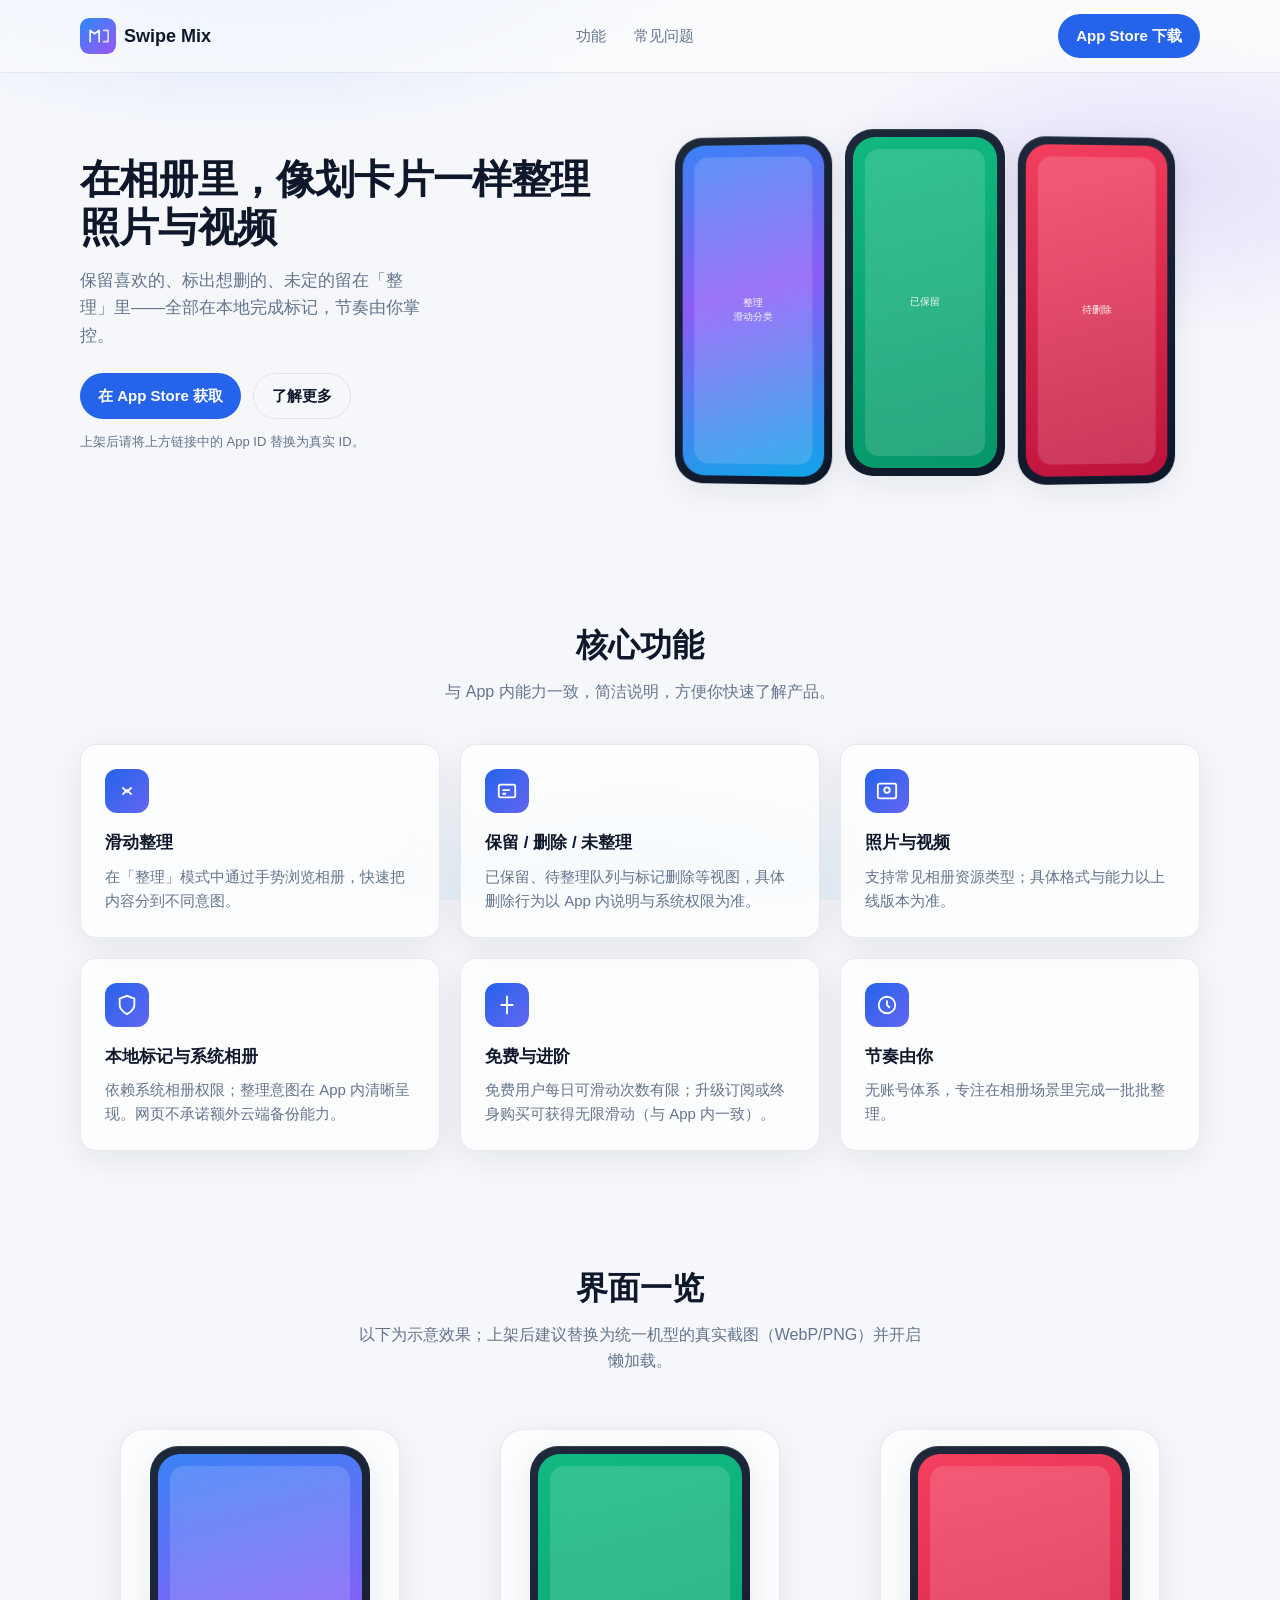
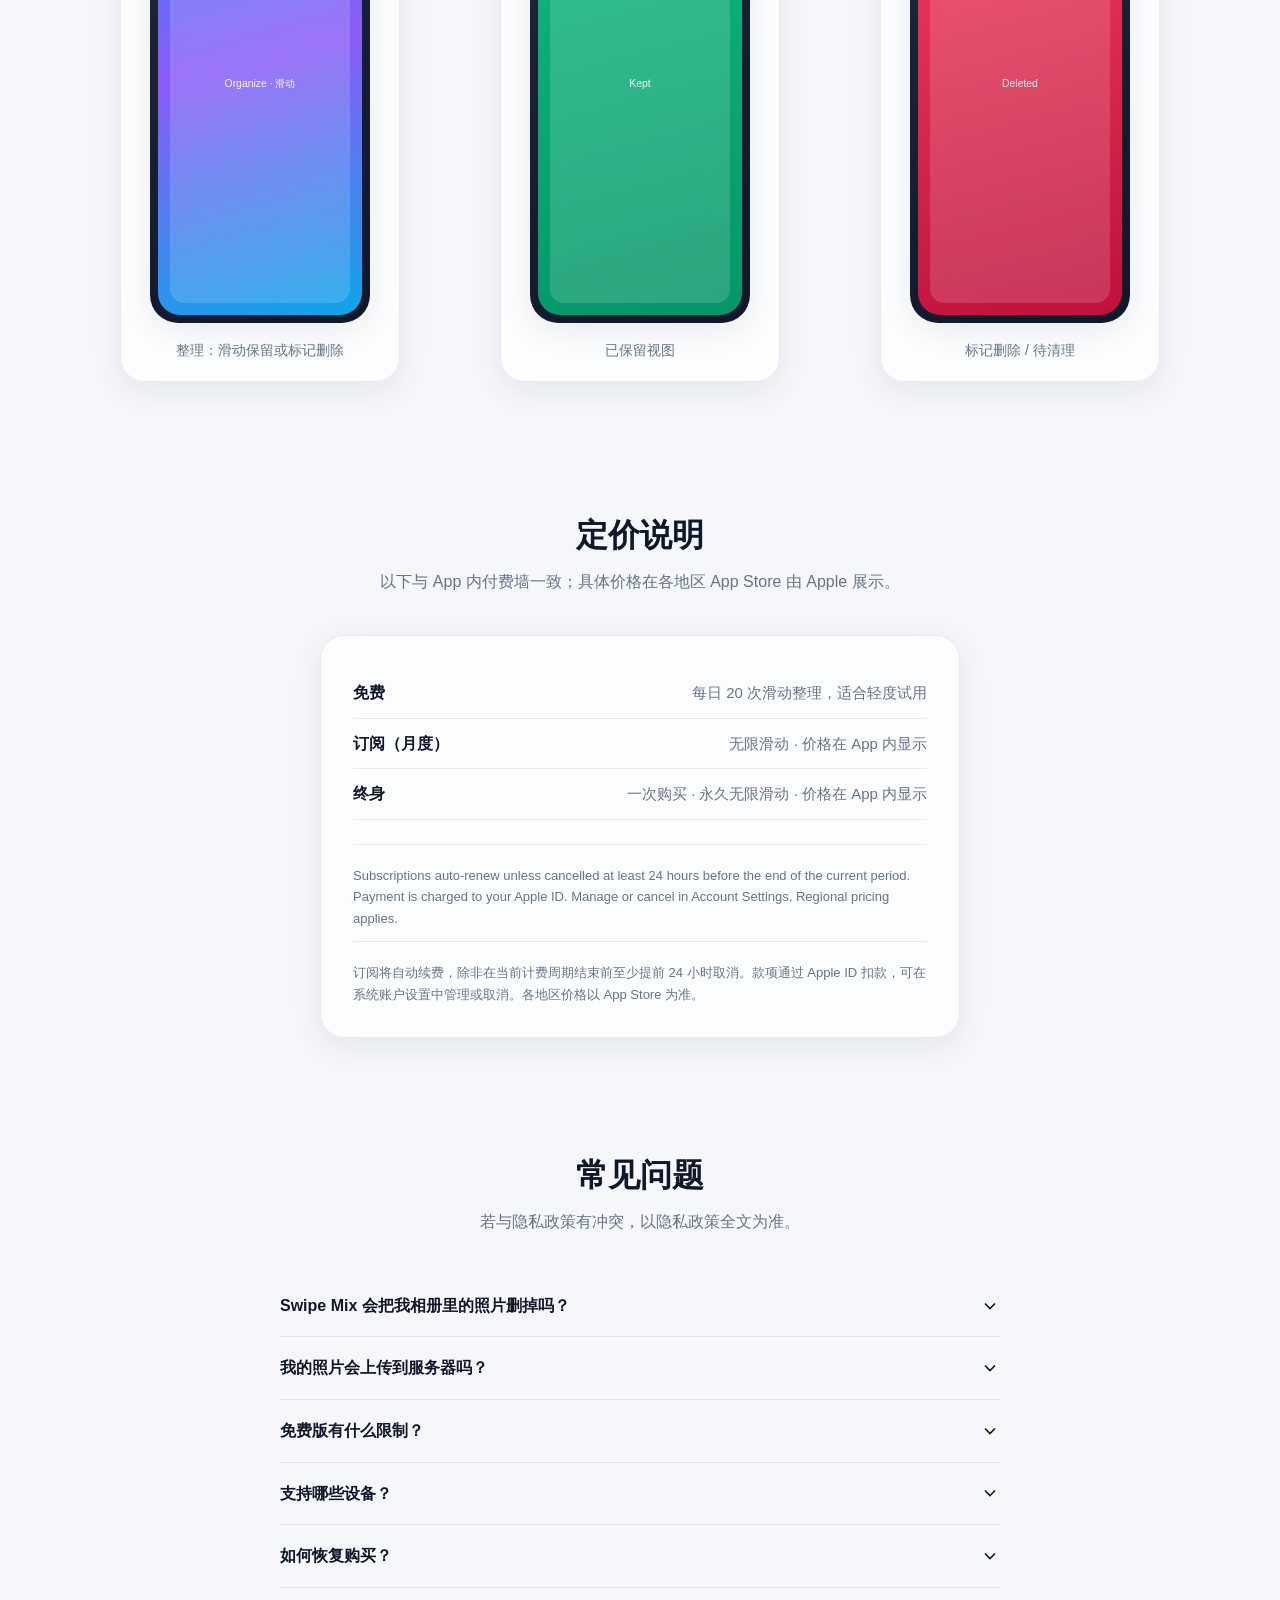
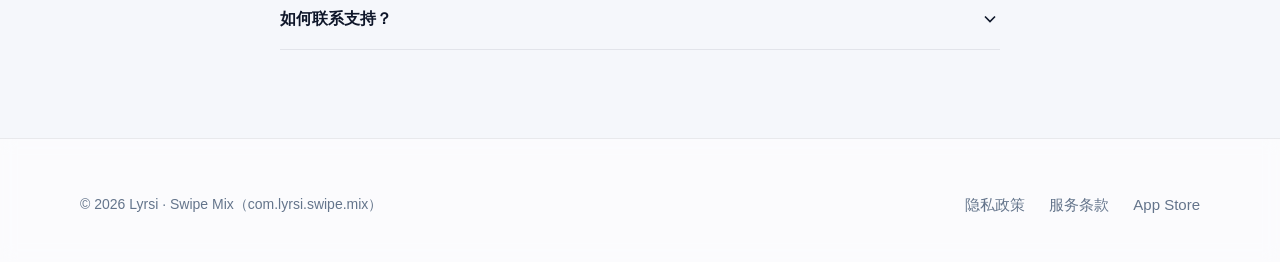
<file: index.html>
<!DOCTYPE html>
<html lang="zh-Hans">
  <head>
    <meta charset="utf-8" />
    <meta name="viewport" content="width=device-width, initial-scale=1, viewport-fit=cover" />
    <title>Swipe Mix — 滑动整理 iPhone 相册</title>
    <meta
      name="description"
      content="Swipe Mix：在相册里像划卡片一样整理照片与视频。保留、删除或待定，节奏由你掌控。适用于 iPhone，本地标记。"
    />
    <link rel="canonical" href="https://www.lyrsi.com/" />
    <meta property="og:type" content="website" />
    <meta property="og:title" content="Swipe Mix — 滑动整理 iPhone 相册" />
    <meta
      property="og:description"
      content="在相册里像划卡片一样整理照片与视频。免费每日 20 次滑动，升级可享无限整理。"
    />
    <meta property="og:url" content="https://www.lyrsi.com/" />
    <meta property="og:image" content="https://www.lyrsi.com/assets/og-image.svg" />
    <meta name="twitter:card" content="summary_large_image" />
    <link rel="icon" href="assets/favicon.svg" type="image/svg+xml" />
    <link rel="apple-touch-icon" href="assets/favicon.svg" />
    <link rel="stylesheet" href="css/main.css" />
    <script type="application/ld+json">
      {
        "@context": "https://schema.org",
        "@type": "SoftwareApplication",
        "name": "Swipe Mix",
        "applicationCategory": "PhotographyApplication",
        "operatingSystem": "iOS"
      }
    </script>
  </head>
  <body>
    <div class="body-gradient" aria-hidden="true"></div>
    <a class="skip-link" href="#main">跳到主要内容</a>

    <header class="site-header">
      <div class="container header-inner">
        <a class="logo" href="index.html" aria-label="Swipe Mix 首页">
          <img src="assets/favicon.svg" width="36" height="36" alt="" />
          Swipe Mix
        </a>
        <nav class="nav-desktop" aria-label="主导航">
          <a href="#features">功能</a>
          <a href="#faq">常见问题</a>
        </nav>
        <div class="header-actions">
          <a
            class="btn btn-primary"
            href="https://apps.apple.com/app/idXXXXXXXXX"
            target="_blank"
            rel="noopener noreferrer"
            >App Store 下载</a
          >
          <button
            type="button"
            class="menu-toggle"
            data-menu-toggle
            aria-label="打开菜单"
            aria-expanded="false"
            aria-controls="mobile-nav"
          >
            <svg width="22" height="22" viewBox="0 0 24 24" fill="none" stroke="currentColor" stroke-width="2">
              <path d="M4 6h16M4 12h16M4 18h16" />
            </svg>
          </button>
        </div>
      </div>
      <div class="container">
        <nav id="mobile-nav" class="nav-mobile" data-nav-mobile aria-label="移动端导航">
          <a href="#features">功能</a>
          <a href="#pricing">定价说明</a>
          <a href="#faq">常见问题</a>
          <a href="https://apps.apple.com/app/idXXXXXXXXX" target="_blank" rel="noopener noreferrer">App Store</a>
        </nav>
      </div>
    </header>

    <main id="main">
      <section class="hero container" aria-labelledby="hero-title">
        <div class="hero-grid">
          <div data-animate>
            <h1 id="hero-title">在相册里，像划卡片一样整理照片与视频</h1>
            <p class="hero-lead">
              保留喜欢的、标出想删的、未定的留在「整理」里——全部在本地完成标记，节奏由你掌控。
            </p>
            <div class="hero-cta">
              <a
                class="btn btn-primary"
                href="https://apps.apple.com/app/idXXXXXXXXX"
                target="_blank"
                rel="noopener noreferrer"
                >在 App Store 获取</a
              >
              <a class="btn btn-ghost" href="#features">了解更多</a>
            </div>
            <p class="hero-note">上架后请将上方链接中的 App ID 替换为真实 ID。</p>
          </div>
          <div class="phones" data-animate aria-hidden="true">
            <div class="phone">
              <div class="phone-screen screen-a">
                <div class="screen-inner">整理<br />滑动分类</div>
              </div>
            </div>
            <div class="phone">
              <div class="phone-screen screen-b">
                <div class="screen-inner">已保留</div>
              </div>
            </div>
            <div class="phone">
              <div class="phone-screen screen-c">
                <div class="screen-inner">待删除</div>
              </div>
            </div>
          </div>
        </div>
      </section>

      <section id="features" class="section container" aria-labelledby="features-title">
        <h2 id="features-title" class="section-title" data-animate>核心功能</h2>
        <p class="section-sub" data-animate>与 App 内能力一致，简洁说明，方便你快速了解产品。</p>
        <div class="features-grid">
          <article class="feature-card" data-animate>
            <div class="feature-icon" aria-hidden="true">
              <svg width="22" height="22" viewBox="0 0 24 24" fill="none" stroke="currentColor" stroke-width="2">
                <path d="M7 16l5-5 5 5M7 8l5 5 5-5" />
              </svg>
            </div>
            <h3>滑动整理</h3>
            <p>在「整理」模式中通过手势浏览相册，快速把内容分到不同意图。</p>
          </article>
          <article class="feature-card" data-animate>
            <div class="feature-icon" aria-hidden="true">
              <svg width="22" height="22" viewBox="0 0 24 24" fill="none" stroke="currentColor" stroke-width="2">
                <rect x="3" y="5" width="18" height="14" rx="2" />
                <path d="M7 15h4M7 11h8" />
              </svg>
            </div>
            <h3>保留 / 删除 / 未整理</h3>
            <p>已保留、待整理队列与标记删除等视图，具体删除行为以 App 内说明与系统权限为准。</p>
          </article>
          <article class="feature-card" data-animate>
            <div class="feature-icon" aria-hidden="true">
              <svg width="22" height="22" viewBox="0 0 24 24" fill="none" stroke="currentColor" stroke-width="2">
                <rect x="2" y="4" width="20" height="16" rx="2" />
                <circle cx="12" cy="11" r="3" />
              </svg>
            </div>
            <h3>照片与视频</h3>
            <p>支持常见相册资源类型；具体格式与能力以上线版本为准。</p>
          </article>
          <article class="feature-card" data-animate>
            <div class="feature-icon" aria-hidden="true">
              <svg width="22" height="22" viewBox="0 0 24 24" fill="none" stroke="currentColor" stroke-width="2">
                <path d="M12 22s8-4 8-10V5l-8-3-8 3v7c0 6 8 10 8 10z" />
              </svg>
            </div>
            <h3>本地标记与系统相册</h3>
            <p>依赖系统相册权限；整理意图在 App 内清晰呈现。网页不承诺额外云端备份能力。</p>
          </article>
          <article class="feature-card" data-animate>
            <div class="feature-icon" aria-hidden="true">
              <svg width="22" height="22" viewBox="0 0 24 24" fill="none" stroke="currentColor" stroke-width="2">
                <path d="M12 2v20M5 12h14" />
              </svg>
            </div>
            <h3>免费与进阶</h3>
            <p>免费用户每日可滑动次数有限；升级订阅或终身购买可获得无限滑动（与 App 内一致）。</p>
          </article>
          <article class="feature-card" data-animate>
            <div class="feature-icon" aria-hidden="true">
              <svg width="22" height="22" viewBox="0 0 24 24" fill="none" stroke="currentColor" stroke-width="2">
                <circle cx="12" cy="12" r="9" />
                <path d="M12 7v5l3 3" />
              </svg>
            </div>
            <h3>节奏由你</h3>
            <p>无账号体系，专注在相册场景里完成一批批整理。</p>
          </article>
        </div>
      </section>

      <section class="section container" aria-labelledby="screens-title">
        <h2 id="screens-title" class="section-title" data-animate>界面一览</h2>
        <p class="section-sub" data-animate>
          以下为示意效果；上架后建议替换为统一机型的真实截图（WebP/PNG）并开启懒加载。
        </p>
        <div class="screens-strip">
          <figure class="screen-card" data-animate>
            <div class="phone" style="margin: 1rem auto">
              <div class="phone-screen screen-a">
                <div class="screen-inner">Organize · 滑动</div>
              </div>
            </div>
            <figcaption>整理：滑动保留或标记删除</figcaption>
          </figure>
          <figure class="screen-card" data-animate>
            <div class="phone" style="margin: 1rem auto">
              <div class="phone-screen screen-b">
                <div class="screen-inner">Kept</div>
              </div>
            </div>
            <figcaption>已保留视图</figcaption>
          </figure>
          <figure class="screen-card" data-animate>
            <div class="phone" style="margin: 1rem auto">
              <div class="phone-screen screen-c">
                <div class="screen-inner">Deleted</div>
              </div>
            </div>
            <figcaption>标记删除 / 待清理</figcaption>
          </figure>
        </div>
      </section>

      <section id="pricing" class="section container" aria-labelledby="pricing-title">
        <h2 id="pricing-title" class="section-title" data-animate>定价说明</h2>
        <p class="section-sub" data-animate>以下与 App 内付费墙一致；具体价格在各地区 App Store 由 Apple 展示。</p>
        <div class="pricing-box" data-animate>
          <div class="pricing-row">
            <strong>免费</strong>
            <span>每日 20 次滑动整理，适合轻度试用</span>
          </div>
          <div class="pricing-row">
            <strong>订阅（月度）</strong>
            <span>无限滑动 · 价格在 App 内显示</span>
          </div>
          <div class="pricing-row">
            <strong>终身</strong>
            <span>一次购买 · 永久无限滑动 · 价格在 App 内显示</span>
          </div>
          <div class="pricing-legal" lang="en">
            Subscriptions auto-renew unless cancelled at least 24 hours before the end of the current period.
            Payment is charged to your Apple ID. Manage or cancel in Account Settings. Regional pricing applies.
          </div>
          <p class="pricing-legal" style="margin-top: 0.75rem">
            订阅将自动续费，除非在当前计费周期结束前至少提前 24 小时取消。款项通过 Apple ID
            扣款，可在系统账户设置中管理或取消。各地区价格以 App Store 为准。
          </p>
        </div>
      </section>

      <section id="faq" class="section container" aria-labelledby="faq-title">
        <h2 id="faq-title" class="section-title" data-animate>常见问题</h2>
        <p class="section-sub" data-animate>若与隐私政策有冲突，以隐私政策全文为准。</p>
        <div class="faq-list">
          <div class="faq-item" data-faq data-animate>
            <button type="button" aria-expanded="false" id="faq-q1">
              Swipe Mix 会把我相册里的照片删掉吗？
              <svg width="20" height="20" viewBox="0 0 24 24" fill="none" stroke="currentColor" stroke-width="2">
                <path d="M6 9l6 6 6-6" />
              </svg>
            </button>
            <div class="faq-panel" role="region" aria-labelledby="faq-q1">
              「删除」类操作在 App 中的含义以应用内说明与系统行为为准。若涉及从系统相册移除资源，将在你确认权限后由系统处理；建议在操作前查看 App 内提示。
            </div>
          </div>
          <div class="faq-item" data-faq data-animate>
            <button type="button" aria-expanded="false" id="faq-q2">
              我的照片会上传到服务器吗？
              <svg width="20" height="20" viewBox="0 0 24 24" fill="none" stroke="currentColor" stroke-width="2">
                <path d="M6 9l6 6 6-6" />
              </svg>
            </button>
            <div class="faq-panel" role="region" aria-labelledby="faq-q2">
              默认情况下，Swipe Mix 以本地整理与系统相册交互为主，不将您的照片用于网页展示或上传至我们运营的服务器。若未来版本增加需联网的功能，将在隐私政策中明确说明。
            </div>
          </div>
          <div class="faq-item" data-faq data-animate>
            <button type="button" aria-expanded="false" id="faq-q3">
              免费版有什么限制？
              <svg width="20" height="20" viewBox="0 0 24 24" fill="none" stroke="currentColor" stroke-width="2">
                <path d="M6 9l6 6 6-6" />
              </svg>
            </button>
            <div class="faq-panel" role="region" aria-labelledby="faq-q3">
              免费用户每日可进行 20 次滑动整理；升级订阅或购买终身版后可享无限滑动（与 App 内 SubscriptionManager 一致）。
            </div>
          </div>
          <div class="faq-item" data-faq data-animate>
            <button type="button" aria-expanded="false" id="faq-q4">
              支持哪些设备？
              <svg width="20" height="20" viewBox="0 0 24 24" fill="none" stroke="currentColor" stroke-width="2">
                <path d="M6 9l6 6 6-6" />
              </svg>
            </button>
            <div class="faq-panel" role="region" aria-labelledby="faq-q4">
              面向 iPhone 用户；最低系统版本以 App Store 上架信息为准。
            </div>
          </div>
          <div class="faq-item" data-faq data-animate>
            <button type="button" aria-expanded="false" id="faq-q5">
              如何恢复购买？
              <svg width="20" height="20" viewBox="0 0 24 24" fill="none" stroke="currentColor" stroke-width="2">
                <path d="M6 9l6 6 6-6" />
              </svg>
            </button>
            <div class="faq-panel" role="region" aria-labelledby="faq-q5">
              在 App 内打开付费墙，点选「恢复购买」并按提示登录 Apple ID 即可。
            </div>
          </div>
          <div class="faq-item" data-faq data-animate>
            <button type="button" aria-expanded="false" id="faq-q6">
              如何联系支持？
              <svg width="20" height="20" viewBox="0 0 24 24" fill="none" stroke="currentColor" stroke-width="2">
                <path d="M6 9l6 6 6-6" />
              </svg>
            </button>
            <div class="faq-panel" role="region" aria-labelledby="faq-q6">
              请通过 App Store 应用页面中的「开发者网站」或应用内反馈入口联系我们；也可发送邮件至
              <a href="mailto:support@example.com">support@example.com</a>（请替换为你的实际支持邮箱）。
            </div>
          </div>
        </div>
      </section>
    </main>

    <footer class="site-footer">
      <div class="container footer-inner">
        <p class="footer-copy">© <span data-year>2026</span> Lyrsi · Swipe Mix（com.lyrsi.swipe.mix）</p>
        <nav class="footer-links" aria-label="页脚">
          <a href="privacy.html">隐私政策</a>
          <a href="terms.html">服务条款</a>
          <a href="https://apps.apple.com/app/idXXXXXXXXX" target="_blank" rel="noopener noreferrer">App Store</a>
        </nav>
      </div>
    </footer>

    <script src="js/main.js" defer></script>
  </body>
</html>
</file>
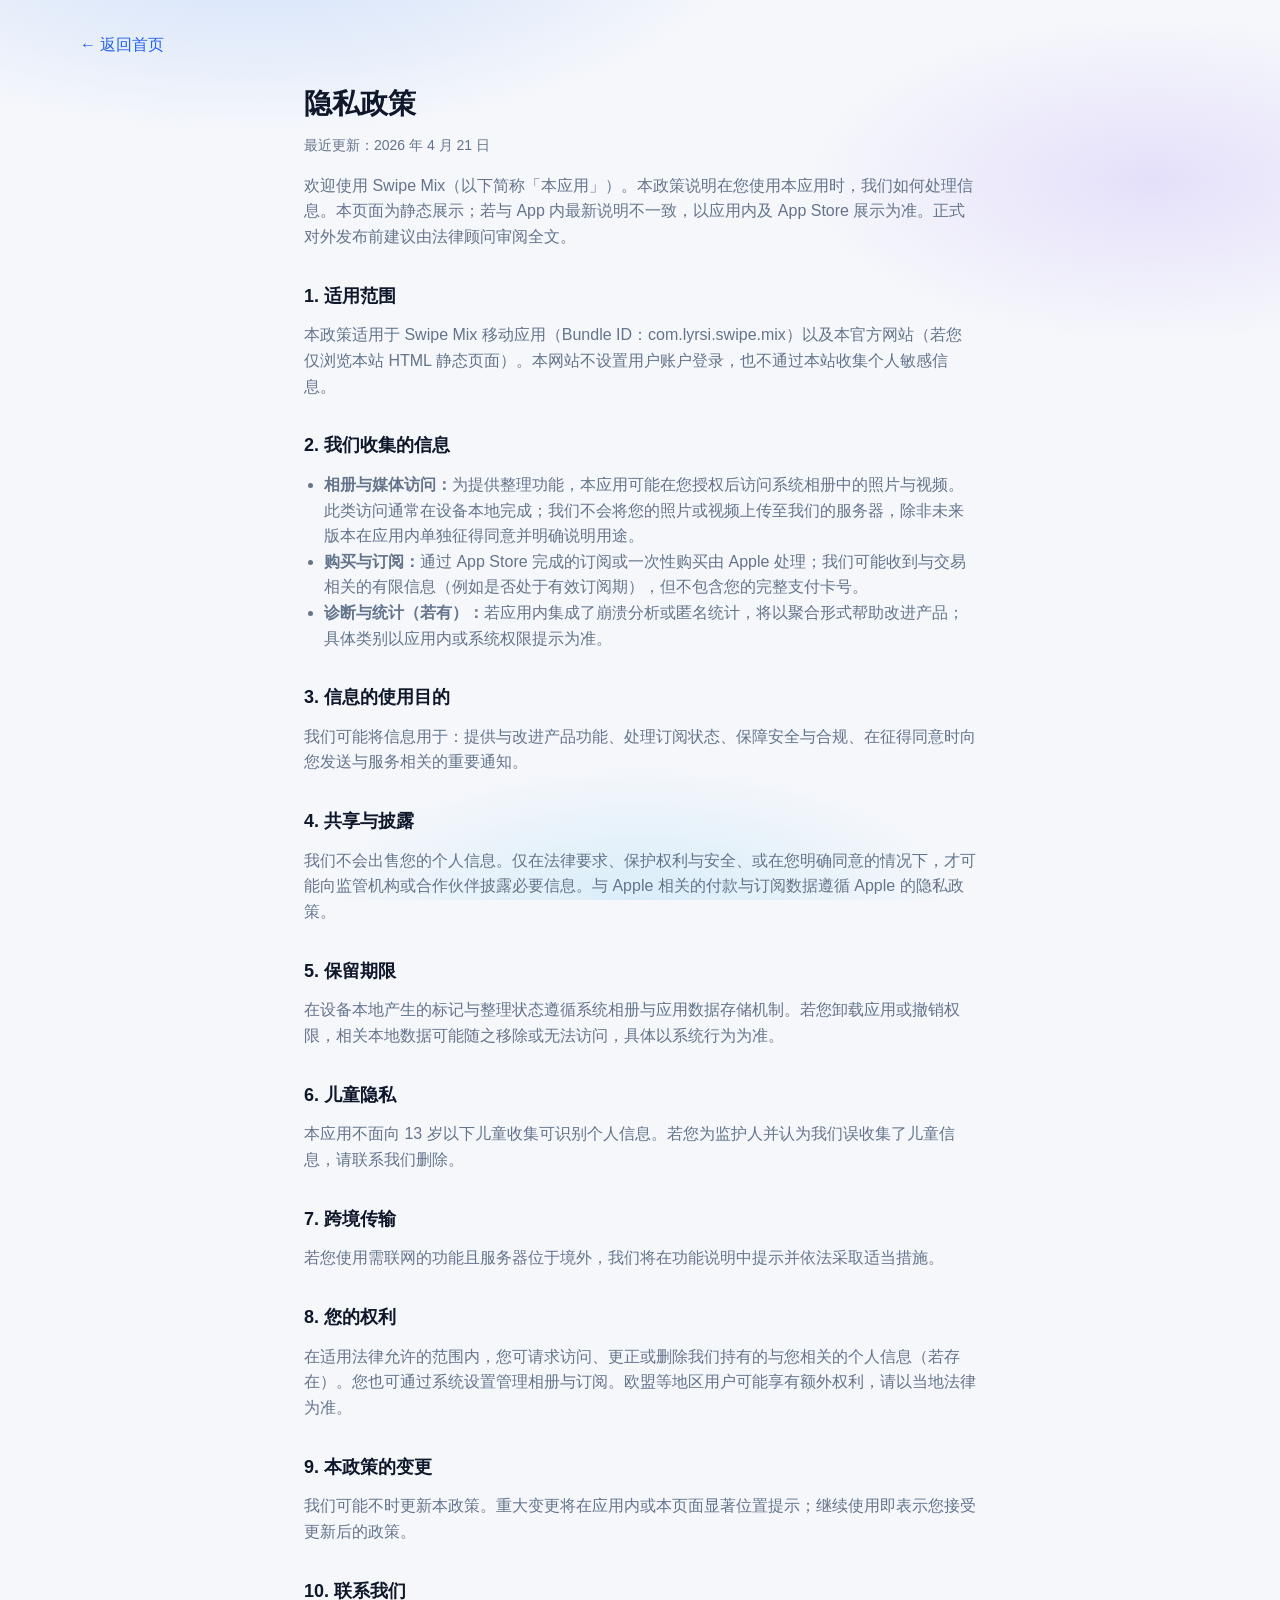
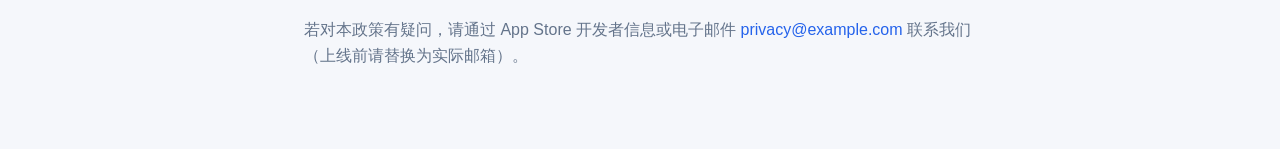
<file: privacy.html>
<!DOCTYPE html>
<html lang="zh-Hans">
  <head>
    <meta charset="utf-8" />
    <meta name="viewport" content="width=device-width, initial-scale=1, viewport-fit=cover" />
    <title>隐私政策 — Swipe Mix</title>
    <meta name="description" content="Swipe Mix 隐私政策：说明我们如何收集、使用与保护您的信息。" />
    <link rel="canonical" href="https://www.lyrsi.com/privacy.html" />
    <link rel="icon" href="assets/favicon.svg" type="image/svg+xml" />
    <link rel="stylesheet" href="css/main.css" />
  </head>
  <body>
    <div class="body-gradient" aria-hidden="true"></div>
    <div class="legal-page container">
      <a class="back-link" href="index.html">← 返回首页</a>
      <article>
        <h1>隐私政策</h1>
        <p class="legal-meta">最近更新：<time datetime="2026-04-21">2026 年 4 月 21 日</time></p>
        <p>
          欢迎使用 Swipe Mix（以下简称「本应用」）。本政策说明在您使用本应用时，我们如何处理信息。本页面为静态展示；若与 App
          内最新说明不一致，以应用内及 App Store 展示为准。正式对外发布前建议由法律顾问审阅全文。
        </p>

        <h2>1. 适用范围</h2>
        <p>
          本政策适用于 Swipe Mix 移动应用（Bundle ID：com.lyrsi.swipe.mix）以及本官方网站（若您仅浏览本站 HTML
          静态页面）。本网站不设置用户账户登录，也不通过本站收集个人敏感信息。
        </p>

        <h2>2. 我们收集的信息</h2>
        <ul>
          <li>
            <strong>相册与媒体访问：</strong>为提供整理功能，本应用可能在您授权后访问系统相册中的照片与视频。此类访问通常在设备本地完成；我们不会将您的照片或视频上传至我们的服务器，除非未来版本在应用内单独征得同意并明确说明用途。
          </li>
          <li>
            <strong>购买与订阅：</strong>通过 App Store 完成的订阅或一次性购买由 Apple
            处理；我们可能收到与交易相关的有限信息（例如是否处于有效订阅期），但不包含您的完整支付卡号。
          </li>
          <li>
            <strong>诊断与统计（若有）：</strong>若应用内集成了崩溃分析或匿名统计，将以聚合形式帮助改进产品；具体类别以应用内或系统权限提示为准。
          </li>
        </ul>

        <h2>3. 信息的使用目的</h2>
        <p>我们可能将信息用于：提供与改进产品功能、处理订阅状态、保障安全与合规、在征得同意时向您发送与服务相关的重要通知。</p>

        <h2>4. 共享与披露</h2>
        <p>
          我们不会出售您的个人信息。仅在法律要求、保护权利与安全、或在您明确同意的情况下，才可能向监管机构或合作伙伴披露必要信息。与
          Apple 相关的付款与订阅数据遵循 Apple 的隐私政策。
        </p>

        <h2>5. 保留期限</h2>
        <p>
          在设备本地产生的标记与整理状态遵循系统相册与应用数据存储机制。若您卸载应用或撤销权限，相关本地数据可能随之移除或无法访问，具体以系统行为为准。
        </p>

        <h2>6. 儿童隐私</h2>
        <p>本应用不面向 13 岁以下儿童收集可识别个人信息。若您为监护人并认为我们误收集了儿童信息，请联系我们删除。</p>

        <h2>7. 跨境传输</h2>
        <p>若您使用需联网的功能且服务器位于境外，我们将在功能说明中提示并依法采取适当措施。</p>

        <h2>8. 您的权利</h2>
        <p>
          在适用法律允许的范围内，您可请求访问、更正或删除我们持有的与您相关的个人信息（若存在）。您也可通过系统设置管理相册与订阅。欧盟等地区用户可能享有额外权利，请以当地法律为准。
        </p>

        <h2>9. 本政策的变更</h2>
        <p>我们可能不时更新本政策。重大变更将在应用内或本页面显著位置提示；继续使用即表示您接受更新后的政策。</p>

        <h2>10. 联系我们</h2>
        <p>
          若对本政策有疑问，请通过 App Store 开发者信息或电子邮件
          <a href="mailto:privacy@example.com">privacy@example.com</a> 联系我们（上线前请替换为实际邮箱）。
        </p>
      </article>
    </div>
    <script src="js/main.js" defer></script>
  </body>
</html>
</file>
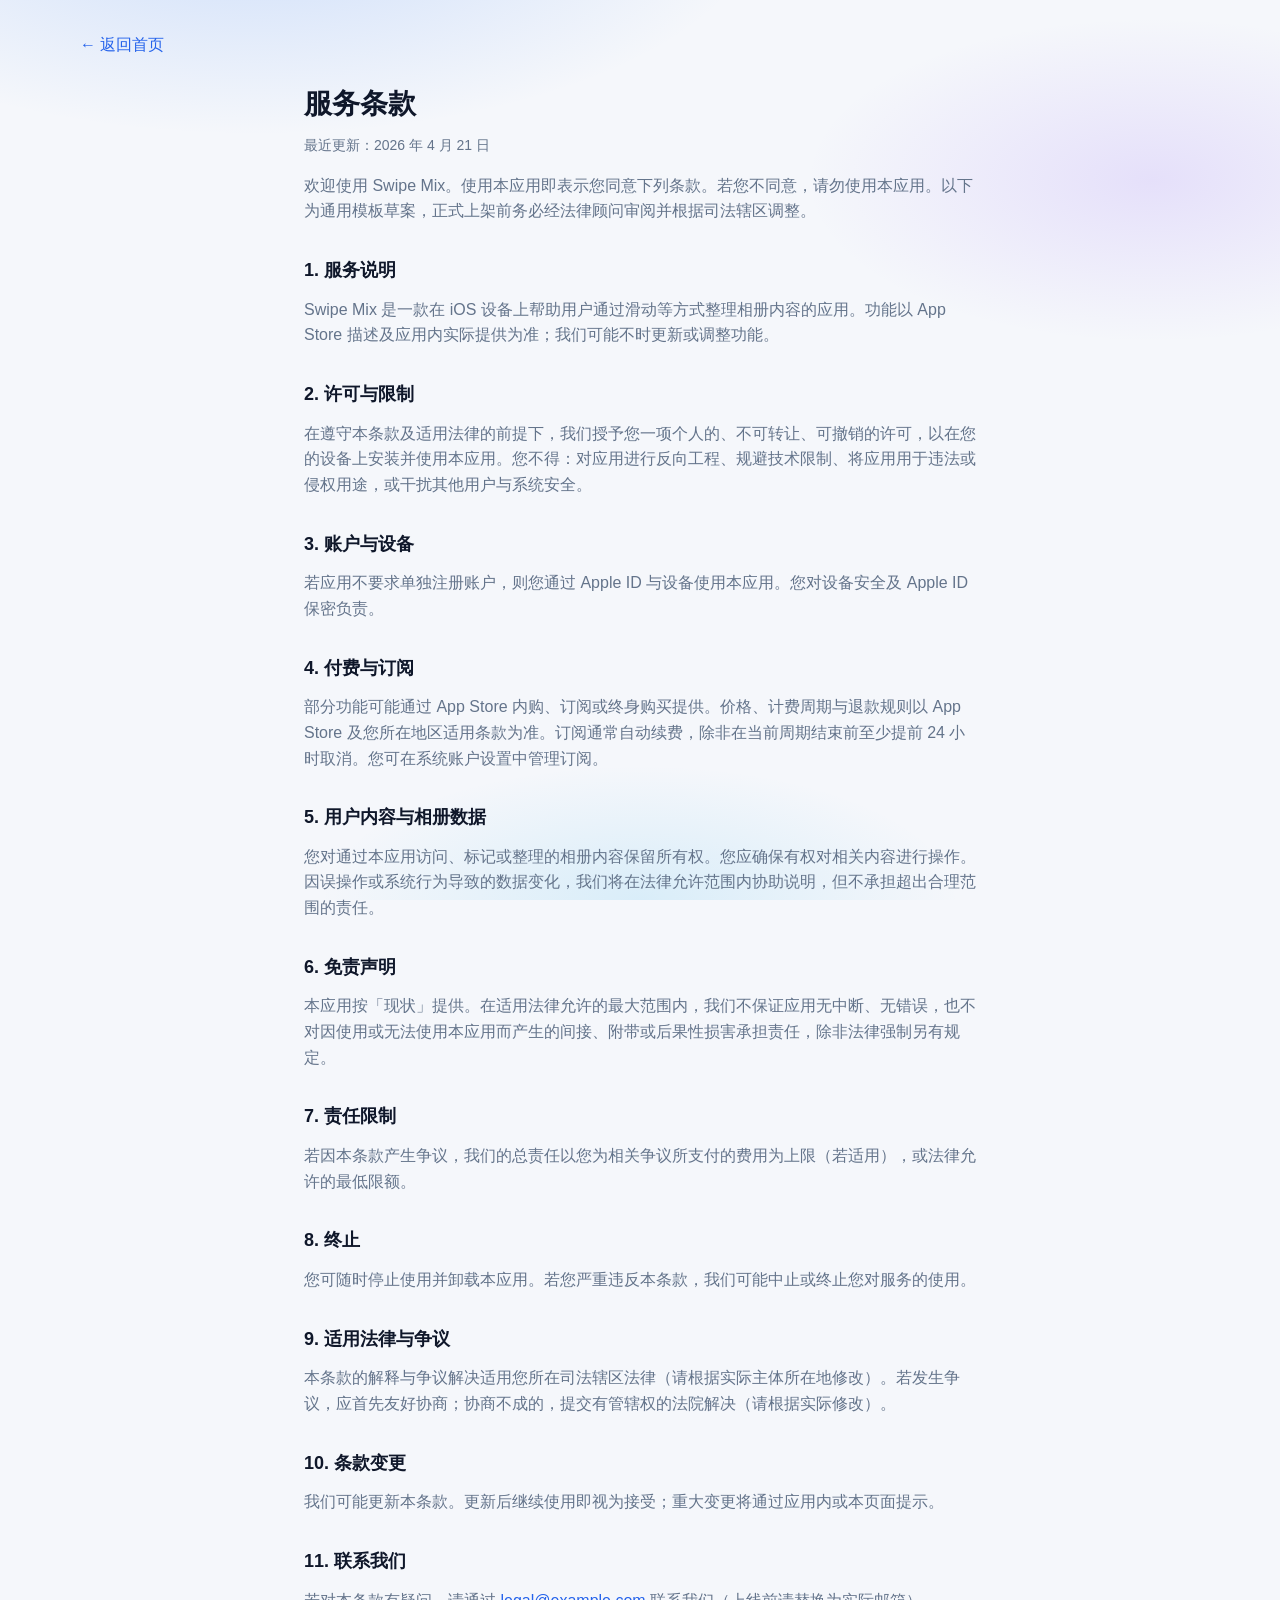
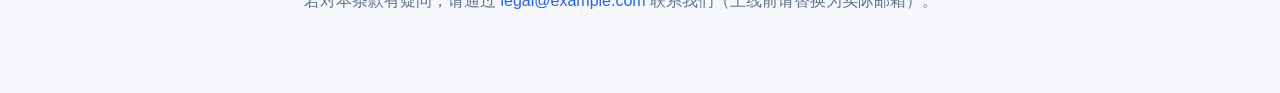
<file: terms.html>
<!DOCTYPE html>
<html lang="zh-Hans">
  <head>
    <meta charset="utf-8" />
    <meta name="viewport" content="width=device-width, initial-scale=1, viewport-fit=cover" />
    <title>服务条款 — Swipe Mix</title>
    <meta name="description" content="Swipe Mix 服务条款：使用本应用与本网站的基本约定。" />
    <link rel="canonical" href="https://www.lyrsi.com/terms.html" />
    <link rel="icon" href="assets/favicon.svg" type="image/svg+xml" />
    <link rel="stylesheet" href="css/main.css" />
  </head>
  <body>
    <div class="body-gradient" aria-hidden="true"></div>
    <div class="legal-page container">
      <a class="back-link" href="index.html">← 返回首页</a>
      <article>
        <h1>服务条款</h1>
        <p class="legal-meta">最近更新：<time datetime="2026-04-21">2026 年 4 月 21 日</time></p>
        <p>
          欢迎使用 Swipe Mix。使用本应用即表示您同意下列条款。若您不同意，请勿使用本应用。以下为通用模板草案，正式上架前务必经法律顾问审阅并根据司法辖区调整。
        </p>

        <h2>1. 服务说明</h2>
        <p>
          Swipe Mix 是一款在 iOS 设备上帮助用户通过滑动等方式整理相册内容的应用。功能以 App Store
          描述及应用内实际提供为准；我们可能不时更新或调整功能。
        </p>

        <h2>2. 许可与限制</h2>
        <p>
          在遵守本条款及适用法律的前提下，我们授予您一项个人的、不可转让、可撤销的许可，以在您的设备上安装并使用本应用。您不得：对应用进行反向工程、规避技术限制、将应用用于违法或侵权用途，或干扰其他用户与系统安全。
        </p>

        <h2>3. 账户与设备</h2>
        <p>
          若应用不要求单独注册账户，则您通过 Apple ID 与设备使用本应用。您对设备安全及 Apple ID 保密负责。
        </p>

        <h2>4. 付费与订阅</h2>
        <p>
          部分功能可能通过 App Store 内购、订阅或终身购买提供。价格、计费周期与退款规则以 App Store
          及您所在地区适用条款为准。订阅通常自动续费，除非在当前周期结束前至少提前 24
          小时取消。您可在系统账户设置中管理订阅。
        </p>

        <h2>5. 用户内容与相册数据</h2>
        <p>
          您对通过本应用访问、标记或整理的相册内容保留所有权。您应确保有权对相关内容进行操作。因误操作或系统行为导致的数据变化，我们将在法律允许范围内协助说明，但不承担超出合理范围的责任。
        </p>

        <h2>6. 免责声明</h2>
        <p>
          本应用按「现状」提供。在适用法律允许的最大范围内，我们不保证应用无中断、无错误，也不对因使用或无法使用本应用而产生的间接、附带或后果性损害承担责任，除非法律强制另有规定。
        </p>

        <h2>7. 责任限制</h2>
        <p>
          若因本条款产生争议，我们的总责任以您为相关争议所支付的费用为上限（若适用），或法律允许的最低限额。
        </p>

        <h2>8. 终止</h2>
        <p>您可随时停止使用并卸载本应用。若您严重违反本条款，我们可能中止或终止您对服务的使用。</p>

        <h2>9. 适用法律与争议</h2>
        <p>
          本条款的解释与争议解决适用您所在司法辖区法律（请根据实际主体所在地修改）。若发生争议，应首先友好协商；协商不成的，提交有管辖权的法院解决（请根据实际修改）。
        </p>

        <h2>10. 条款变更</h2>
        <p>我们可能更新本条款。更新后继续使用即视为接受；重大变更将通过应用内或本页面提示。</p>

        <h2>11. 联系我们</h2>
        <p>
          若对本条款有疑问，请通过
          <a href="mailto:legal@example.com">legal@example.com</a> 联系我们（上线前请替换为实际邮箱）。
        </p>
      </article>
    </div>
    <script src="js/main.js" defer></script>
  </body>
</html>
</file>
<file: css/main.css>
/* Swipe Mix landing — liquid glass, system fonts */
:root {
  --bg: #f5f7fb;
  --bg-elevated: rgba(255, 255, 255, 0.72);
  --text: #0f172a;
  --text-muted: #64748b;
  --accent: #2563eb;
  --accent-hover: #1d4ed8;
  --border: rgba(15, 23, 42, 0.08);
  --glass: rgba(255, 255, 255, 0.55);
  --shadow: 0 8px 32px rgba(15, 23, 42, 0.08);
  --radius: 16px;
  --radius-lg: 24px;
  --max: 1120px;
  --safe-bottom: env(safe-area-inset-bottom, 0);
}

@media (prefers-color-scheme: dark) {
  :root {
    --bg: #0c1222;
    --bg-elevated: rgba(30, 41, 59, 0.65);
    --text: #f1f5f9;
    --text-muted: #94a3b8;
    --accent: #3b82f6;
    --accent-hover: #60a5fa;
    --border: rgba(241, 245, 249, 0.1);
    --glass: rgba(30, 41, 59, 0.5);
    --shadow: 0 8px 40px rgba(0, 0, 0, 0.35);
  }
}

*,
*::before,
*::after {
  box-sizing: border-box;
}

html {
  scroll-behavior: smooth;
}

body {
  margin: 0;
  font-family: -apple-system, BlinkMacSystemFont, "SF Pro Text", "PingFang SC",
    "Hiragino Sans GB", "Microsoft YaHei", sans-serif;
  font-size: 16px;
  line-height: 1.6;
  color: var(--text);
  background: var(--bg);
  min-height: 100vh;
}

/* Liquid-style background */
.body-gradient {
  position: fixed;
  inset: 0;
  z-index: -1;
  background:
    radial-gradient(ellipse 80% 50% at 20% -10%, rgba(59, 130, 246, 0.22), transparent 50%),
    radial-gradient(ellipse 60% 40% at 90% 20%, rgba(139, 92, 246, 0.15), transparent 45%),
    radial-gradient(ellipse 50% 30% at 50% 100%, rgba(14, 165, 233, 0.12), transparent 50%),
    var(--bg);
  pointer-events: none;
}

a {
  color: var(--accent);
  text-decoration: none;
}

a:hover {
  text-decoration: underline;
}

a:focus-visible,
button:focus-visible {
  outline: 2px solid var(--accent);
  outline-offset: 3px;
}

.skip-link {
  position: absolute;
  left: -9999px;
  z-index: 100;
  padding: 0.5rem 1rem;
  background: var(--accent);
  color: #fff;
}

.skip-link:focus {
  left: 0.5rem;
  top: 0.5rem;
}

.container {
  width: min(100% - 2rem, var(--max));
  margin-inline: auto;
}

/* Header */
.site-header {
  position: sticky;
  top: 0;
  z-index: 50;
  backdrop-filter: blur(16px);
  -webkit-backdrop-filter: blur(16px);
  background: var(--glass);
  border-bottom: 1px solid var(--border);
}

.header-inner {
  display: flex;
  align-items: center;
  justify-content: space-between;
  gap: 1rem;
  padding: 0.875rem 0;
  min-height: 3.5rem;
}

.logo {
  display: inline-flex;
  align-items: center;
  gap: 0.5rem;
  font-weight: 700;
  font-size: 1.125rem;
  color: var(--text);
  text-decoration: none;
}

.logo:hover {
  text-decoration: none;
  opacity: 0.9;
}

.logo img {
  width: 36px;
  height: 36px;
  border-radius: 9px;
}

.nav-desktop {
  display: none;
  align-items: center;
  gap: 1.75rem;
}

@media (min-width: 768px) {
  .nav-desktop {
    display: flex;
  }
}

.nav-desktop a {
  color: var(--text-muted);
  font-weight: 500;
  font-size: 0.9375rem;
  text-decoration: none;
}

.nav-desktop a:hover {
  color: var(--text);
}

.header-actions {
  display: flex;
  align-items: center;
  gap: 0.75rem;
}

.btn {
  display: inline-flex;
  align-items: center;
  justify-content: center;
  gap: 0.375rem;
  padding: 0.625rem 1.125rem;
  font-size: 0.9375rem;
  font-weight: 600;
  border-radius: 999px;
  border: none;
  cursor: pointer;
  font-family: inherit;
  transition: transform 0.15s ease, background 0.15s ease;
}

.btn:active {
  transform: scale(0.98);
}

.btn-primary {
  background: var(--accent);
  color: #fff;
  text-decoration: none;
}

.btn-primary:hover {
  background: var(--accent-hover);
  text-decoration: none;
}

.btn-ghost {
  background: transparent;
  color: var(--text);
  border: 1px solid var(--border);
}

.btn-ghost:hover {
  background: var(--bg-elevated);
}

.menu-toggle {
  display: flex;
  padding: 0.5rem;
  background: transparent;
  border: 1px solid var(--border);
  border-radius: 10px;
  color: var(--text);
  cursor: pointer;
}

@media (min-width: 768px) {
  .menu-toggle {
    display: none;
  }
}

.nav-mobile {
  display: none;
  flex-direction: column;
  gap: 0.5rem;
  padding: 0 0 1rem;
  border-top: 1px solid var(--border);
  margin-top: 0.5rem;
}

.nav-mobile.is-open {
  display: flex;
}

.nav-mobile a {
  padding: 0.5rem 0;
  color: var(--text);
  font-weight: 500;
}

/* Hero */
.hero {
  padding: 3rem 0 4rem;
}

@media (min-width: 768px) {
  .hero {
    padding: 4rem 0 5rem;
  }
}

.hero-grid {
  display: grid;
  gap: 2.5rem;
  align-items: center;
}

@media (min-width: 900px) {
  .hero-grid {
    grid-template-columns: 1fr 1.05fr;
    gap: 3rem;
  }
}

.hero h1 {
  margin: 0 0 1rem;
  font-size: clamp(1.75rem, 4vw, 2.5rem);
  font-weight: 700;
  letter-spacing: -0.02em;
  line-height: 1.2;
}

.hero-lead {
  margin: 0 0 1.5rem;
  font-size: 1.0625rem;
  color: var(--text-muted);
  max-width: 36ch;
}

.hero-cta {
  display: flex;
  flex-wrap: wrap;
  gap: 0.75rem;
  margin-bottom: 0.5rem;
}

.hero-note {
  font-size: 0.8125rem;
  color: var(--text-muted);
}

/* Phone mockups */
.phones {
  display: flex;
  justify-content: center;
  gap: 0.75rem;
  flex-wrap: wrap;
  perspective: 800px;
}

.phone {
  width: min(160px, 28vw);
  aspect-ratio: 9 / 19.5;
  border-radius: 28px;
  padding: 8px;
  background: linear-gradient(145deg, #1e293b, #0f172a);
  box-shadow: var(--shadow), inset 0 1px 0 rgba(255, 255, 255, 0.12);
  transform: rotateY(-4deg);
}

.phone:nth-child(2) {
  transform: translateY(-8px) rotateY(0deg);
  z-index: 1;
}

.phone:nth-child(3) {
  transform: rotateY(4deg);
}

.phone-screen {
  width: 100%;
  height: 100%;
  border-radius: 22px;
  overflow: hidden;
  display: flex;
  flex-direction: column;
  align-items: stretch;
}

.screen-a {
  background: linear-gradient(165deg, #3b82f6 0%, #8b5cf6 45%, #0ea5e9 100%);
}

.screen-b {
  background: linear-gradient(165deg, #10b981 0%, #059669 100%);
}

.screen-c {
  background: linear-gradient(165deg, #f43f5e 0%, #be123c 100%);
}

.screen-inner {
  flex: 1;
  margin: 12px;
  border-radius: 14px;
  background: rgba(255, 255, 255, 0.15);
  backdrop-filter: blur(8px);
  display: flex;
  align-items: center;
  justify-content: center;
  font-size: 0.65rem;
  color: rgba(255, 255, 255, 0.95);
  text-align: center;
  padding: 0.5rem;
  line-height: 1.4;
}

/* Sections */
.section {
  padding: 3.5rem 0;
}

.section-title {
  margin: 0 0 0.5rem;
  font-size: clamp(1.5rem, 3vw, 2rem);
  font-weight: 700;
  text-align: center;
}

.section-sub {
  margin: 0 auto 2.5rem;
  max-width: 36rem;
  text-align: center;
  color: var(--text-muted);
  font-size: 1rem;
}

/* Features grid */
.features-grid {
  display: grid;
  gap: 1.25rem;
  grid-template-columns: 1fr;
}

@media (min-width: 600px) {
  .features-grid {
    grid-template-columns: repeat(2, 1fr);
  }
}

@media (min-width: 900px) {
  .features-grid {
    grid-template-columns: repeat(3, 1fr);
  }
}

.feature-card {
  padding: 1.5rem;
  border-radius: var(--radius);
  background: var(--bg-elevated);
  backdrop-filter: blur(12px);
  -webkit-backdrop-filter: blur(12px);
  border: 1px solid var(--border);
  box-shadow: var(--shadow);
  transition: transform 0.2s ease, box-shadow 0.2s ease;
}

.feature-card:hover {
  transform: translateY(-2px);
  box-shadow: 0 12px 40px rgba(15, 23, 42, 0.12);
}

.feature-icon {
  width: 44px;
  height: 44px;
  border-radius: 12px;
  background: linear-gradient(135deg, var(--accent), #6366f1);
  display: flex;
  align-items: center;
  justify-content: center;
  margin-bottom: 1rem;
  color: #fff;
}

.feature-card h3 {
  margin: 0 0 0.5rem;
  font-size: 1.0625rem;
  font-weight: 600;
}

.feature-card p {
  margin: 0;
  font-size: 0.9375rem;
  color: var(--text-muted);
}

/* Screenshots strip */
.screens-strip {
  display: grid;
  grid-template-columns: repeat(auto-fit, minmax(200px, 1fr));
  gap: 1.25rem;
  align-items: start;
}

.screen-card {
  border-radius: var(--radius-lg);
  overflow: hidden;
  background: var(--bg-elevated);
  border: 1px solid var(--border);
  box-shadow: var(--shadow);
}

.screen-card .phone {
  width: 100%;
  max-width: 220px;
  margin: 1rem auto;
  transform: none;
}

.screen-card figcaption {
  padding: 0 1rem 1.25rem;
  font-size: 0.875rem;
  color: var(--text-muted);
  text-align: center;
}

/* Pricing */
.pricing-box {
  max-width: 640px;
  margin: 0 auto;
  padding: 2rem;
  border-radius: var(--radius-lg);
  background: var(--bg-elevated);
  backdrop-filter: blur(12px);
  border: 1px solid var(--border);
  box-shadow: var(--shadow);
}

.pricing-row {
  display: flex;
  justify-content: space-between;
  align-items: baseline;
  gap: 1rem;
  padding: 0.75rem 0;
  border-bottom: 1px solid var(--border);
}

.pricing-row:last-of-type {
  border-bottom: none;
}

.pricing-row strong {
  font-size: 1rem;
}

.pricing-row span {
  color: var(--text-muted);
  font-size: 0.9375rem;
  text-align: right;
}

.pricing-legal {
  margin: 1.5rem 0 0;
  padding-top: 1.25rem;
  border-top: 1px solid var(--border);
  font-size: 0.8125rem;
  color: var(--text-muted);
  line-height: 1.65;
}

/* FAQ */
.faq-list {
  max-width: 720px;
  margin: 0 auto;
}

.faq-item {
  border-bottom: 1px solid var(--border);
}

.faq-item button {
  width: 100%;
  display: flex;
  justify-content: space-between;
  align-items: center;
  gap: 1rem;
  padding: 1.125rem 0;
  background: none;
  border: none;
  font: inherit;
  text-align: left;
  color: var(--text);
  cursor: pointer;
  font-weight: 600;
}

.faq-item button svg {
  flex-shrink: 0;
  transition: transform 0.2s ease;
}

.faq-item button[aria-expanded="true"] svg {
  transform: rotate(180deg);
}

.faq-panel {
  padding: 0 0 1.125rem;
  color: var(--text-muted);
  font-size: 0.9375rem;
  display: none;
}

.faq-panel.is-open {
  display: block;
}

/* Footer */
.site-footer {
  margin-top: 2rem;
  padding: 2.5rem 0 calc(2rem + var(--safe-bottom));
  border-top: 1px solid var(--border);
  background: var(--glass);
  backdrop-filter: blur(8px);
}

.footer-inner {
  display: flex;
  flex-direction: column;
  gap: 1.25rem;
  align-items: center;
  text-align: center;
}

@media (min-width: 640px) {
  .footer-inner {
    flex-direction: row;
    justify-content: space-between;
    text-align: left;
  }
}

.footer-links {
  display: flex;
  flex-wrap: wrap;
  gap: 1rem 1.5rem;
  justify-content: center;
}

.footer-links a {
  color: var(--text-muted);
  font-size: 0.9375rem;
}

.footer-links a:hover {
  color: var(--accent);
}

.footer-copy {
  font-size: 0.875rem;
  color: var(--text-muted);
}

/* Legal pages */
.legal-page {
  padding: 2rem 0 4rem;
}

.legal-page article {
  max-width: 42rem;
  margin: 0 auto;
}

.legal-page h1 {
  margin: 0 0 0.5rem;
  font-size: 1.75rem;
}

.legal-meta {
  color: var(--text-muted);
  font-size: 0.875rem;
  margin-bottom: 2rem;
}

.legal-page h2 {
  margin: 2rem 0 0.75rem;
  font-size: 1.125rem;
}

.legal-page p,
.legal-page ul {
  margin: 0 0 1rem;
  color: var(--text-muted);
}

.legal-page ul {
  padding-left: 1.25rem;
}

.back-link {
  display: inline-block;
  margin-bottom: 1.5rem;
  font-weight: 500;
}

/* Animations */
[data-animate] {
  opacity: 0;
  transform: translateY(16px);
  transition: opacity 0.55s ease, transform 0.55s ease;
}

[data-animate].is-visible {
  opacity: 1;
  transform: translateY(0);
}

@media (prefers-reduced-motion: reduce) {
  html {
    scroll-behavior: auto;
  }

  [data-animate] {
    opacity: 1;
    transform: none;
    transition: none;
  }

  .btn:active {
    transform: none;
  }
}
</file>
